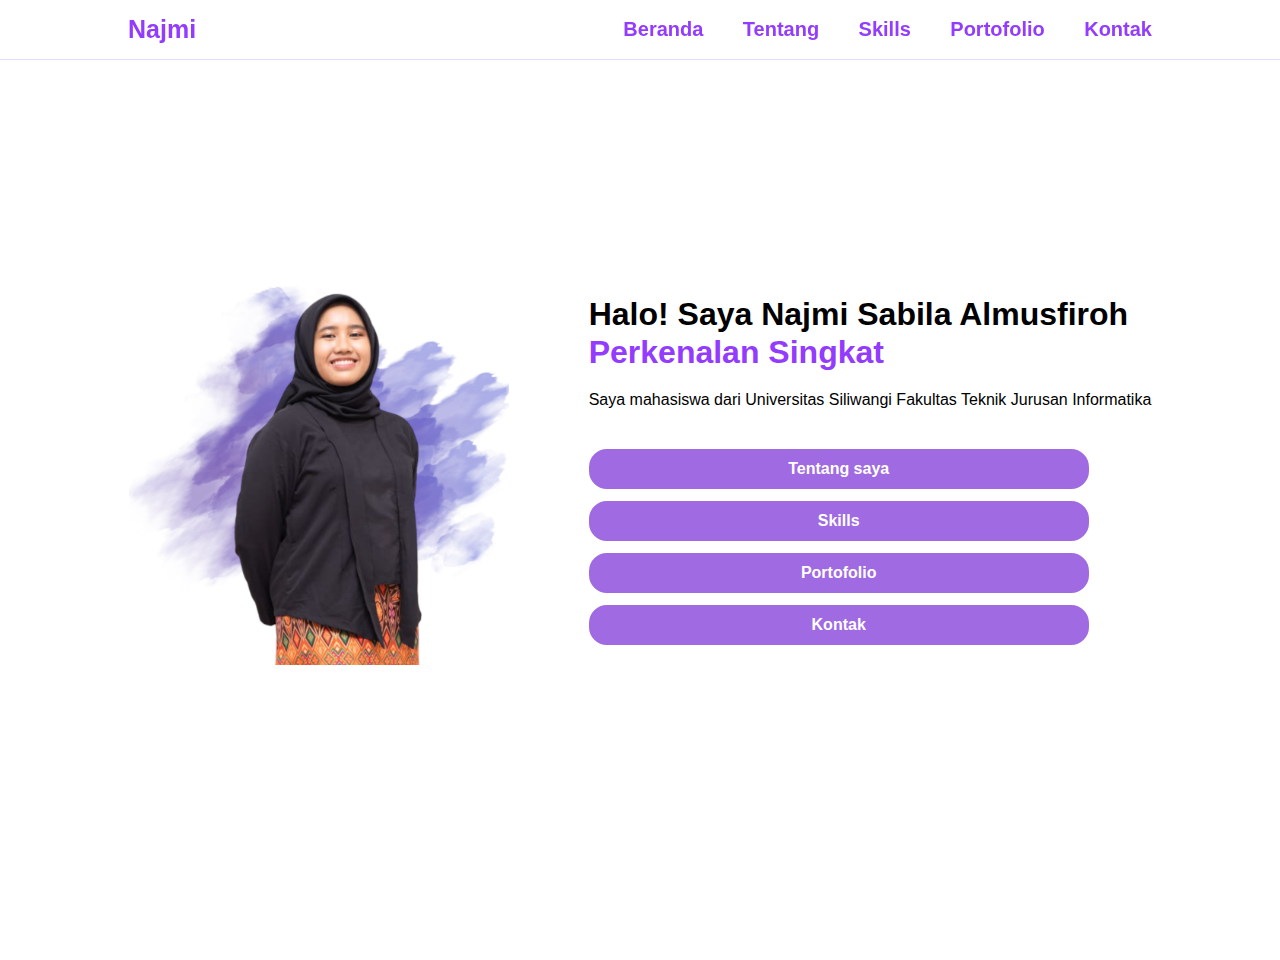
<file: index.html>
<!DOCTYPE html>
<html lang="id">
    <head>
        <meta charset="UTF-8">
        <title>Portofolio Najmi</title>
        <link rel="stylesheet" href="css/style.css">
        <link href='https://unpkg.com/boxicons@2.1.4/css/boxicons.min.css' rel='stylesheet'>
    </head>

    <body>
        <div class="page-content">
            <header class="top-bar">
            <h2 class="nama">Najmi</h2>

            <nav class="navbar">
                <a href="index.html" class="nav-link">Beranda</a>
                <a href="tentang.html" class="nav-link">Tentang</a>
                <a href="skills.html" class="nav-link">Skills</a>
                <a href="portofolio.html" class="nav-link">Portofolio</a>
                <a href="kontak.html" class="nav-link">Kontak</a>
            </nav>
        </header>
    
    <section class="beranda">
        <div class="isi-beranda">
            <h1>Halo! Saya Najmi Sabila Almusfiroh</h1>
            <h3>Perkenalan Singkat</h3>
            <p> Saya mahasiswa dari Universitas Siliwangi Fakultas Teknik Jurusan Informatika
            </p>

            <div class="btn-group">
                <a href=tentang.html>Tentang saya</a>
                <a href="skills.html">Skills</a>
                <a href="portofolio.html">Portofolio</a>
                <a href="kontak.html">Kontak</a> 
            </div>
        </div>

        <div class="foto-profil">
            <img src="assets/profile3.png"> 
        </div>  

    </section> 

        </div>
     
    <script src="js/script.js"></script>


    </body>
</html>
</file>
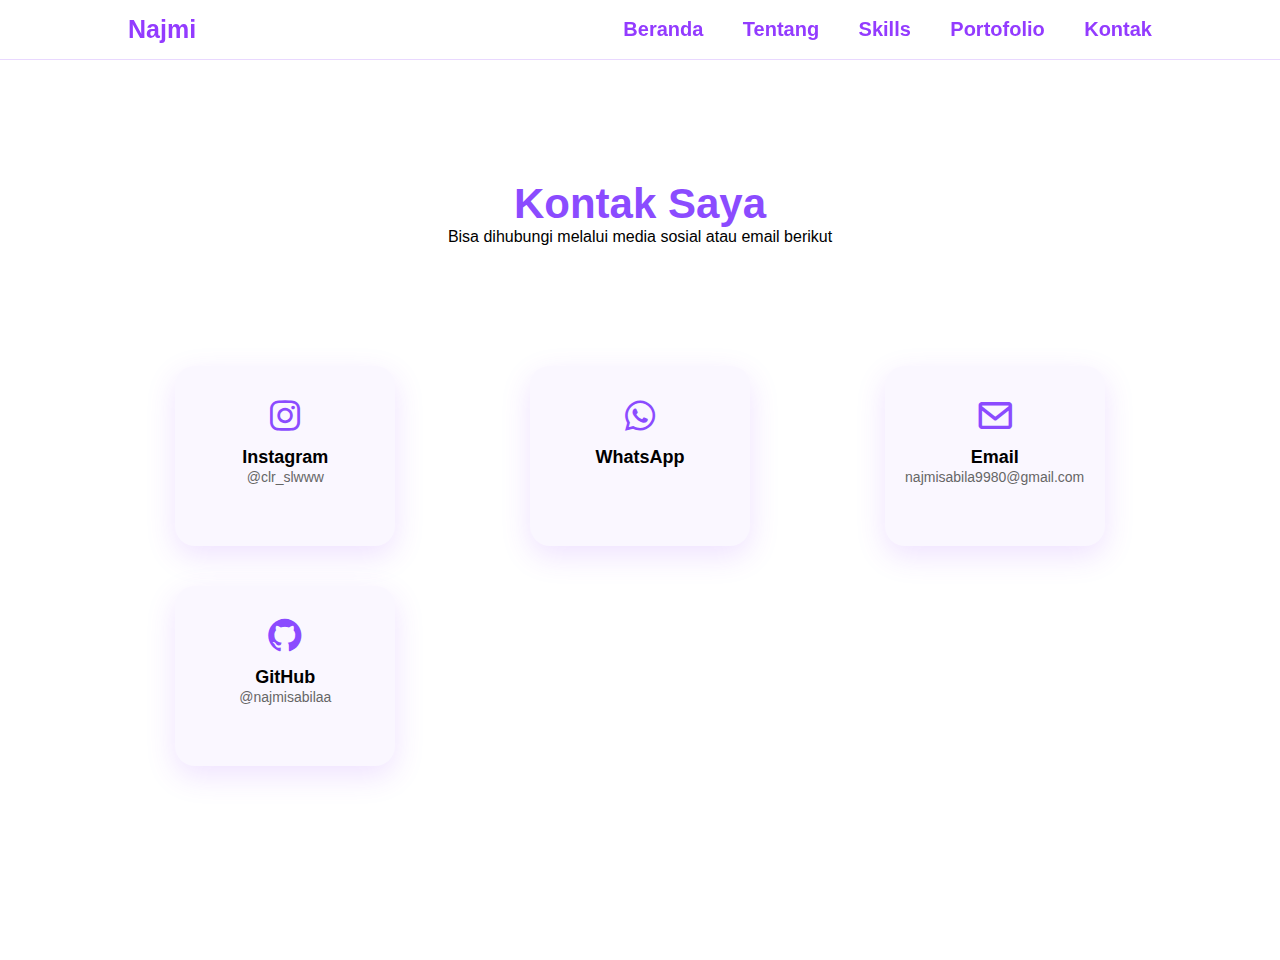
<file: kontak.html>
<!DOCTYPE html>
<html lang="id">
    <head>
        <meta charset="UTF-8">
        <title>Portofolio Najmi</title>
        <link rel="stylesheet" href="css/style.css">
        <link href='https://unpkg.com/boxicons@2.1.4/css/boxicons.min.css' rel='stylesheet'>
    </head>

    <body>
        <div class="page-content">
             <header class="top-bar">
            <h2 class="nama">Najmi</h2>

            <nav class="navbar">
                <a href="index.html" class="nav-link">Beranda</a>
                <a href="tentang.html" class="nav-link">Tentang</a>
                <a href="skills.html" class="nav-link">Skills</a>
                <a href="portofolio.html" class="nav-link">Portofolio</a>
                <a href="kontak.html" class="nav-link">Kontak</a>
            </nav>
        </header>

    <section class="kontak">
        <h1>Kontak Saya</h1>
        <p>Bisa dihubungi melalui media sosial atau email berikut</p>

        <div class="kontak-grid">

        <a href="https://instagram.com/clr_slwww"
        target="_blank"
        class="kartu-kontak">
        <i class='bx bxl-instagram'></i>
        <h3>Instagram</h3>
        <span>@clr_slwww</span>
    </a>

    <a href="https://wa.me/628120844976"
       target="_blank"
       class="kartu-kontak">
      <i class='bx bxl-whatsapp'></i>
      <h3>WhatsApp</h3>
    </a>

    <a href="mailto:najmisabila9980@gmail.com"
       class="kartu-kontak">
      <i class='bx bx-envelope'></i>
      <h3>Email</h3>
      <span>najmisabila9980@gmail.com</span>
    </a>

    <a href="https://github.com/najmisabilaa"
       class="kartu-kontak">
      <i class='bx bxl-github'></i>
      <h3>GitHub</h3>
      <span>@najmisabilaa</span>
    </a>

        </div>   
        </div>
    </section>

        </div>
        

    <script src="js/script.js"></script>



</body>
</html>
</file>
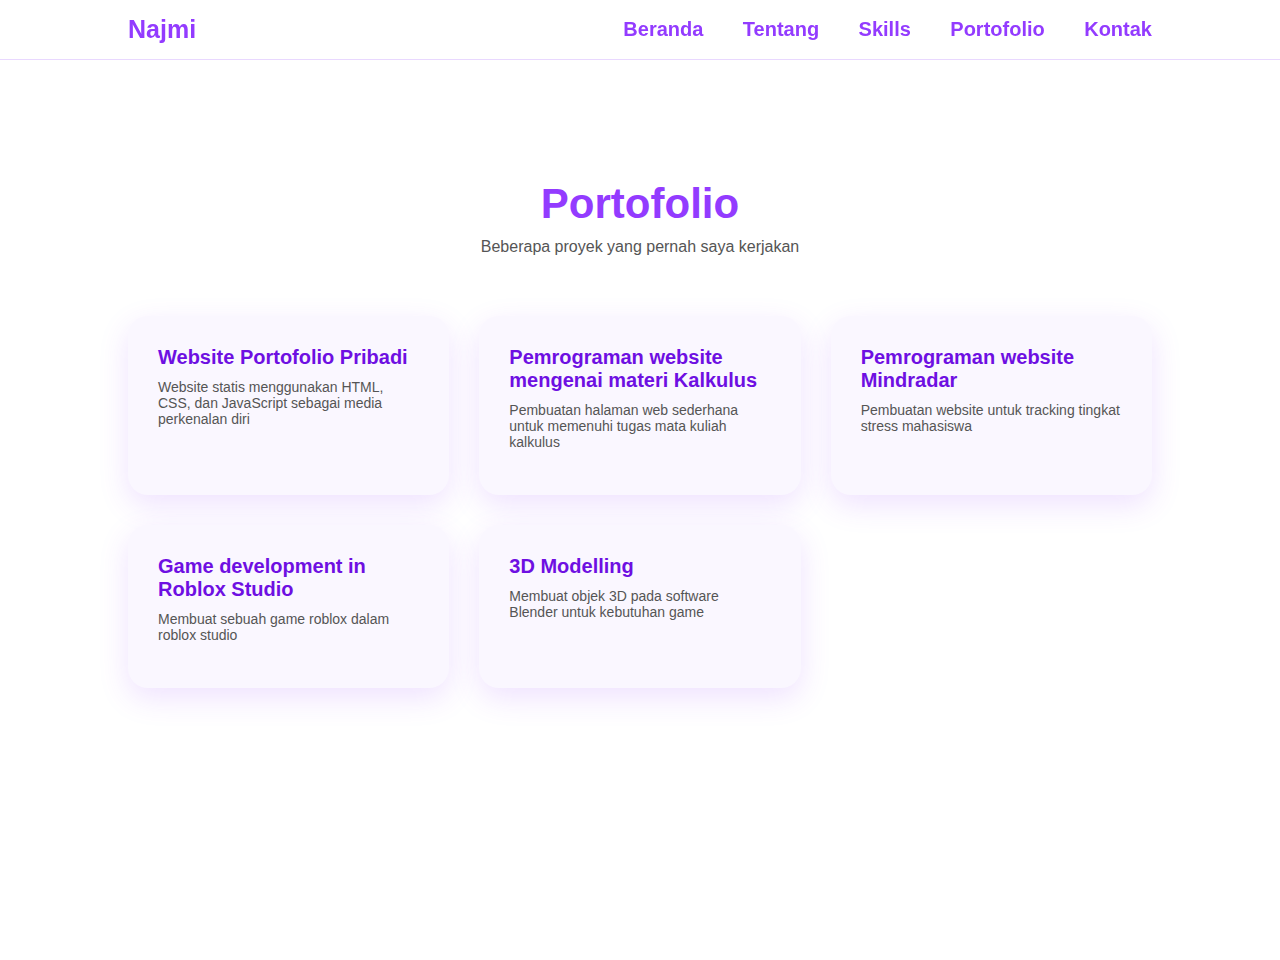
<file: portofolio.html>
<!DOCTYPE html>
<html lang="id">
    <head>
        <meta charset="UTF-8">
        <title>Portofolio Najmi</title>
        <link rel="stylesheet" href="css/style.css">
    </head>

    <body>
        <div class="page-content">
            <header class="top-bar">
            <h2 class="nama">Najmi</h2>

            <nav class="navbar">
                <a href="index.html" class="nav-link">Beranda</a>
                <a href="tentang.html" class="nav-link">Tentang</a>
                <a href="skills.html" class="nav-link">Skills</a>
                <a href="portofolio.html" class="nav-link">Portofolio</a>
                <a href="kontak.html" class="nav-link">Kontak</a>
            </nav>
        </header>

    <section class="portofolio">
        <h1>Portofolio</h1>
        <p>Beberapa proyek yang pernah saya kerjakan</p>

        <div class="proyek-grid">
            <div class="proyek-kartu">
                <h3>Website Portofolio Pribadi</h3>
                <p>
                    Website statis menggunakan HTML, CSS, dan JavaScript
                    sebagai media perkenalan diri
                </p>
            </div>

        <div class="proyek-kartu">
            <h3>Pemrograman website mengenai materi Kalkulus</h3>
            <p> 
                Pembuatan halaman web sederhana untuk memenuhi tugas mata kuliah kalkulus
            </p>
        </div>

        <div class="proyek-kartu">
            <h3>Pemrograman website Mindradar</h3>
            <p> 
                Pembuatan website untuk tracking tingkat stress mahasiswa
        </div>

        <div class="proyek-kartu">
            <h3>Game development in Roblox Studio</h3>
            <p> 
            Membuat sebuah game roblox dalam roblox studio
        </div>

        <div class="proyek-kartu">
            <h3>3D Modelling</h3>
            <p> 
           Membuat objek 3D pada software Blender untuk kebutuhan game
        </div>

    </section>


        </div>
         
    <script src="js/script.js"></script>

    
</body>
</html>
</file>
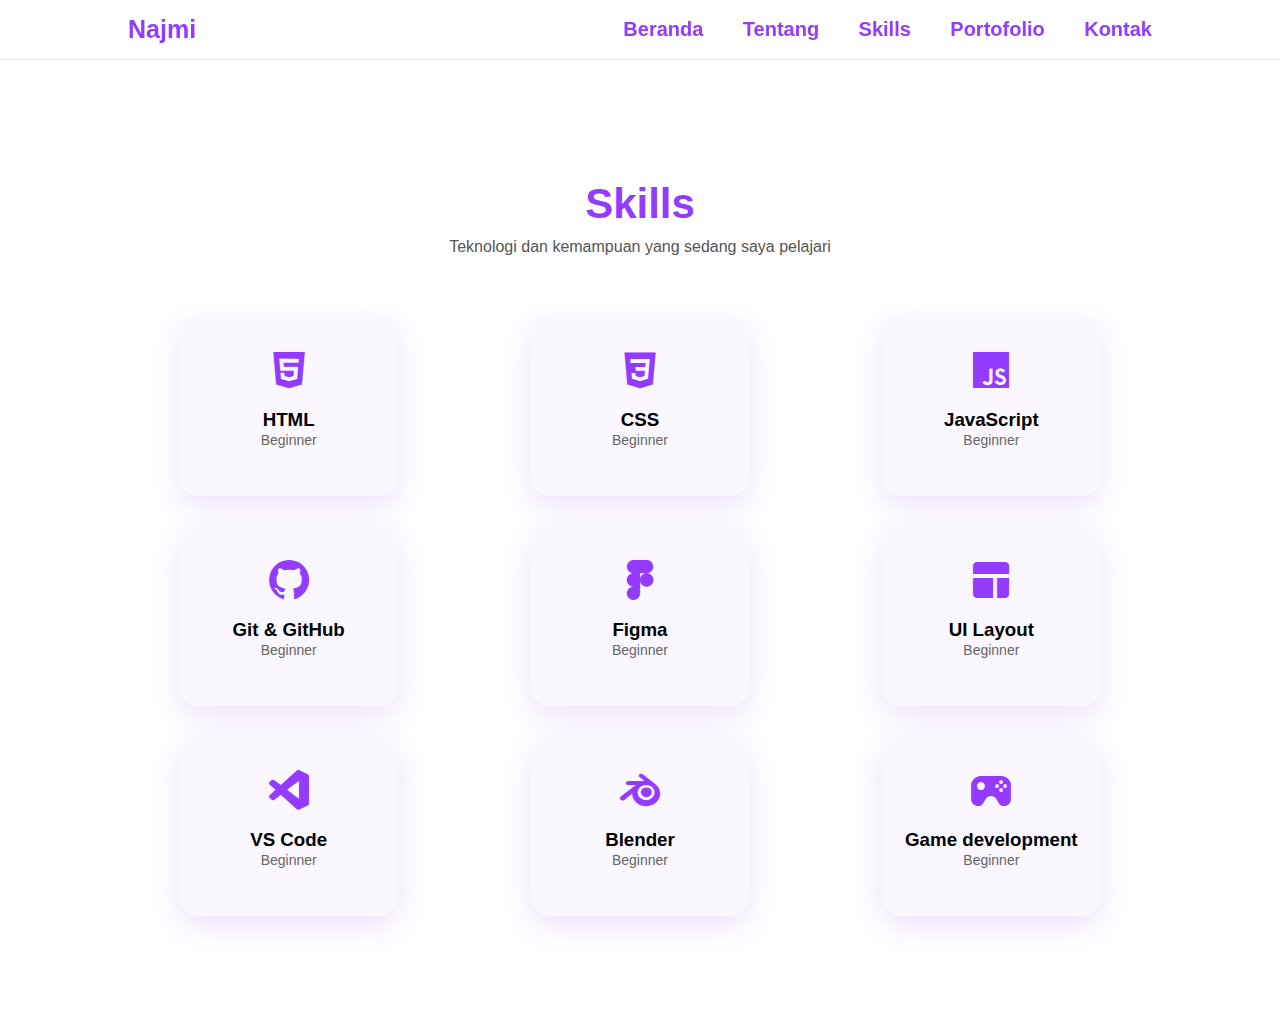
<file: skills.html>
<!DOCTYPE html>
<html lang="id">
    <head>
        <meta charset="UTF-8">
        <title>Portofolio Najmi</title>
        <link rel="stylesheet" href="css/style.css">
        <link href='https://unpkg.com/boxicons@2.1.4/css/boxicons.min.css' rel='stylesheet'>
        
    </head>

    <body>
        <div class="page-content">
            <header class="top-bar">
            <h2 class="nama">Najmi</h2>

            <nav class="navbar">
                <a href="index.html" class="nav-link">Beranda</a>
                <a href="tentang.html" class="nav-link">Tentang</a>
                <a href="skills.html" class="nav-link">Skills</a>
                <a href="portofolio.html" class="nav-link">Portofolio</a>
                <a href="kontak.html" class="nav-link">Kontak</a>
            </nav>
        </header>

  <section class="skills">
        <h1>Skills</h1>
        <p>Teknologi dan kemampuan yang sedang saya pelajari<p>
        
        <div class="skill-grid">
            <div class="kartu-skill">
            <i class='bx bxl-html5'></i>
            <h3>HTML</h3>
            <span>Beginner</span>
        </div>

        <div class="kartu-skill">
            <i class='bx bxl-css3'></i>
            <h3>CSS</h3>
            <span>Beginner</span>
        </div>

        <div class="kartu-skill">
            <i class='bx bxl-javascript'></i>
            <h3>JavaScript</h3>
            <span>Beginner</span>
        </div>

        <div class="kartu-skill">
            <i class='bx bxl-github'></i>
            <h3>Git & GitHub</h3>
            <span>Beginner</span>
        </div>

        <div class="kartu-skill">
            <i class='bx bxl-figma'></i>
            <h3>Figma</h3>
            <span>Beginner</span>
        </div>

        <div class="kartu-skill">
            <i class='bx bxs-layout'></i>
            <h3>UI Layout</h3>
            <span>Beginner</span>
        </div>

         <div class="kartu-skill">
            <i class='bx bxl-visual-studio'></i>
            <h3>VS Code</h3>
            <span>Beginner</span>
        </div>

         <div class="kartu-skill">
            <i class='bx bxl-blender'></i>
            <h3>Blender</h3>
            <span>Beginner</span>
        </div>

        <div class="kartu-skill">
            <i class='bx bxs-joystick'></i>
            <h3>Game development</h3>
            <span>Beginner</span>
        </div>

        </div>
    </section>


        </div>
         
    <script src="js/script.js"></script>

    
</body>
</html>
</file>
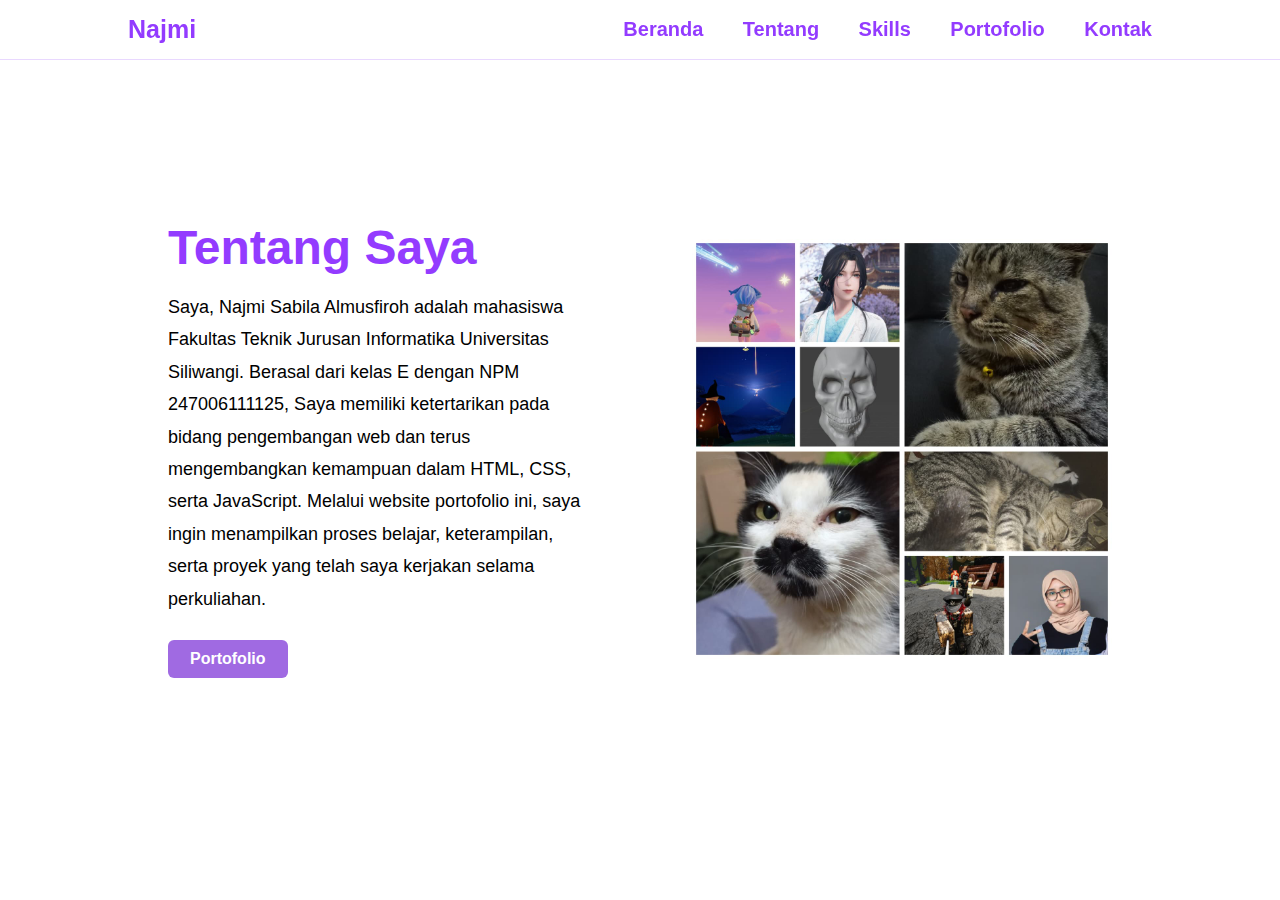
<file: tentang.html>
<!DOCTYPE html>
<html lang="id">
    <head>
        <meta charset="UTF-8">
        <title>Portofolio Najmi</title>
        <link rel="stylesheet" href="css/style.css">
    </head>
    
    <body>
            <header class="top-bar">
            <h2 class="nama">Najmi</h2>

            <nav class="navbar">
                <a href="index.html" class="nav-link">Beranda</a>
                <a href="tentang.html" class="nav-link">Tentang</a>
                <a href="skills.html" class="nav-link">Skills</a>
                <a href="portofolio.html" class="nav-link">Portofolio</a>
                <a href="kontak.html" class="nav-link">Kontak</a>
            </nav>
        </header>

        <div class="page-content">

             <section class="tentang">
        <div class="isi-tentang">
            <h1>Tentang Saya</h1>
            <p class="teks-tentang">Saya, Najmi Sabila Almusfiroh adalah mahasiswa Fakultas Teknik Jurusan Informatika Universitas Siliwangi. Berasal dari kelas E dengan NPM 247006111125, 
                Saya memiliki ketertarikan pada bidang pengembangan web dan terus mengembangkan kemampuan dalam HTML, CSS, serta JavaScript. Melalui website portofolio ini, saya ingin menampilkan proses belajar, 
                keterampilan, serta proyek yang telah saya kerjakan selama perkuliahan.</p>
            <a href="portofolio.html" class="about-btn">Portofolio</a>

        </div>

        <div class="about-img">
            <img src="assets/tentang-saya.jpeg">
        </div>
        
    </section>

        </div>
   
    <script src="js/script.js"></script>
 
</body>
</html>
</file>
<file: css/style.css>
* {
    margin: 0;
    padding: 0;
    box-sizing: border-box;
    font-family: 'Poppins', sans-serif;
}

body {
    background: rgb(255, 255, 255);
}

.top-bar {
    position: sticky;
    top: 0;
    left: 0;
    width: 100%;
    padding: 15px 10%;
    display: flex;
    justify-content: space-between;
    align-items: center;
    z-index: 100;
    background: rgba(255, 255, 255, 0.7);
    backdrop-filter: blur(14px);
    -webkit-backdrop-filter: blur(14px);
    border-bottom: 1px solid rgba(147, 59, 255, 0.2);
}

.tentang h1, 
.skills h1,
.portofolio h1,
.kontak h1 {
    padding:-100px;
}

.nama {
    position: relative;
    font-size: 25px;
    color: #933bff;
    text-decoration: none;
    font-weight: 700;
}

.nama::before {
    position: absolute;
    top: 0;
    right: 0;
    width: 100%;
    height: 100%;
}

.navbar a {
    font-size: 20px;
    color: #933bff;
    text-decoration: none;
    font-weight: 750;
    margin-left: 35px;
}

.navbar a:hover,
.navbar a.ber-aktif {
    color: #35008b;
}

.beranda {
   display: flex;
   align-items: center;
   justify-content: center;
   gap: 80px;
   min-height: 100vh;
   height: 100vh;
   padding: 80px 10% 0; 
}

.isi-beranda {
    order: 2;
    max-width: 100%;
    transform: translateY(-80px);
}

.isi-beranda h1{
    font-size: px;
    font-weight: 700;
    line-height: 1.2;
}

.isi-beranda h3 {
    font-size: 32px;
    font-weight: 700px;
    color: #933bff;
}

.isi-beranda p {
    font-size: 16px;
    margin: 20px 0 40px;
}

.isi-beranda .btn-group {
    display: flex;
    flex-direction: column;
   justify-content: space-between;
   gap: 12px;
   margin-top: 30px;
   width: fit-content;
   background: transparent;
}

.btn-group a {
    height: 40px;
    width: 500px;
    position: relative;
    display: flex;
    justify-content: center;
    align-items: center;
    padding: 0px 28px;
    border: 2px solid #a06ae2;
    border-radius: 18px;
    background: #a06ae2;
    color: white;
    font-size: 16px;
    font-weight: 600;
    text-decoration: none;
    transition: 0.2s ease; 
    z-index: 1;
    overflow: hidden;
}

.btn-group a::before {
    content: '';
    position: absolute;
    top: 0;
    left: 0;
    width: 0;
    height: 100%;
    background: rgb(110, 15, 226);
    border-radius: 1px;
    z-index: -1;
    transition: .5s;
}

.btn-group a:hover:before {
    width: 100%;
}

.social {
    position: absolute;
    bottom: 30px;
    left: 10%;
    width: 170px;
    display: flex;
    justify-content: space-between;
}

.social a::before {
    content: '';
    position: absolute;
    top: 0;
    left: 0;
    width: 0;
    height: 100%;
    background: rgb(171, 135, 233); 
    z-index: -1;
    transition: .5s;
}

.social a:hover::before {
    width: 100%;

}

.foto-beranda {
    order: -1;
    position: relative;
    width: 360px;
    height: 360px;
    border-radius: 50%;
    border: 6px solid #933bff;
    display: flex;
    justify-content: center;
    align-items: center;
    overflow: hidden;
    box-shadow: 0 0 60px rgba(147, 59, 255, 0.25);
    transform: translateY(-80px);
}

.foto-beranda img{
   width: 100%;
   height: 100%;
   object-fit: cover;
}

.bg-foto {
    position: absolute;
    width: 340px;
    height: 340px;
    border-radius: 50%;
    background: radial-gradient(circle at top, #caa9ff, transparent 70%);
    z-index: -1;
}

.halaman-isi {
    max-width: 800px;
    margin: 140px auto 0;
    padding: 0 10%;
}

.halaman-isi h1 {
    font-size: 40px;
    margin-bottom: 20px;
    color: #35008b;
}

.halaman-isi p {
    font-size: 18px;
    line-height: 1.7;
}

/* TENTANG SAYA */
.tentang {
    max-width: 1200px;
    margin: 160px auto 0;
    padding: 0 10%;
    display: flex;
    align-items: center;
    gap: 100px;
}

.isi-tentang {
    flex: 1;
}

.isi-tentang h1 {
    font-size: 48px;
    color: #933bff;
    margin-bottom: 16px;
}

.teks-tentang .teks-tentang {
    color: #933bff;
    font-weight: 600;
    margin-bottom: 20px;
}

.isi-tentang p {
    font-size: 18px;
    line-height: 1.8;
    margin-bottom: 25px;
    max-width: 500px;
}

.about-btn {
    display: inline-block;
    padding: 10px 22px;
    background: #a06ae2;
    color: #fff;
    text-decoration: none;
    border-radius: 6px;
    font-weight: 600;
}

.about-btn:hover {
    background: rgb(110, 15, 226);
}

.about-img {
    flex: 1;
    display: flex;
    justify-content: flex-end;
}

.about-img img {
    width: 420px;
    border-radius: 14px;
    object-fit: cover;
    box-shadow: 0 20px 40px rgba(0,0,0,0.)
}

/* PORTOFOLIO */
.portofolio {
    min-height: 100vh;
    padding: 120px 10%;
    background: #fff;
    text-align: center;
}

.portofolio h1 {
    font-size: 42px;
    color: #933bff;
    margin-bottom: 10px;
}

.portofolio p {
    font-size: 16px;
    color: #555;
    margin-bottom: 60px;
}

.proyek-grid {
    display: grid;
    grid-template-columns: repeat(3, 1fr);
    gap: 30px;
}

.proyek-kartu {
    background: #faf7ff;
    padding: 30px;
    border-radius: 20px;
    text-align: left;
    box-shadow: 0 10px 30px rgba(147, 59, 255, 0.15);
    transition: 0.3s ease;
}

.proyek-kartu:hover {
    transform: translateY(-10px);
}

.proyek-kartu h3 {
    font-size: 20px;
    color: rgb(110, 15, 226);
    margin-bottom: 10px;
}

.proyek-kartu p {
    font-size: 14px;
    color: #555;
    margin-bottom: 15px;
}

.proyek-kartu span {
    display: inline-block;
    padding: 6px 14px;
    border-radius: 999px;
    background: #933bff;
    color: #fff;
    font-size: 12px;
    font-weight: 600;
}

/* SKILLS */

.skills {
   min-height: 100vh;
   padding: 120px 10%;
   background: #fff;
   text-align: center;
}

.skills h1 {
   font-size: 42px;
   color: #933bff;
   margin-bottom: 10px;
}

.skills p {
  font-size: 16px;
  color: #555;
  margin-bottom: 60px;  
}

.skill-grid {
    display: grid;
    grid-template-columns: repeat(3, 1fr);
    gap: 30px;
    justify-items: center;
}

.kartu-skill {
    width: 220px;
    height: 180px;
    background: #faf7ff;
    padding: 30px 20px;
    border-radius: 20px;
    box-shadow: 0 10px 30px rgba(147, 59, 255, 0.15);
    transition: 0.3s ease;
    text-align: center;
}

.kartu-skill:hover {
    transform: translateY(-8px);
}

.kartu-skill i {
    font-size: 48px;
    color:#933bff;
    margin-bottom: 15px;
}

.skartu-skill h3 {
    font-size: 18px;
    color: rgb(110, 15, 226);
    margin-bottom: 6px;
}

.kartu-skill span {
    font-size: 14px;
    color: #666;
}

/* KONTAK */
.kontak {
    min-height: 100vh;
    padding: 120px 10%;
    background: #fff;
    text-align: center;
}
.kontak h1 {
    color:#8b4bff; 
    font-size: 42px;
}
.kontak-grid {
    display: grid;
    grid-template-columns: repeat(3, 1fr);
    gap: 40px;
    justify-content: center;
    justify-items: center;
    margin-top: 120px; 
}

.kartu-kontak {
    width: 220px;
    height: 180px;
    background: #faf7ff;
    padding: 30px 20px;
    border-radius: 20px;
    box-shadow: 0 10px 30px rgba(147, 59, 255, 0.15);
    transition: 0.3s ease;
    text-align: center;
     text-decoration: none;   
    color: inherit;
}

.kartu-kontak:hover {
    transform: translateY(-10px);
    box-shadow: 0 30px 60px rgba(138, 75, 255, 0.25);
}

.kartu-kontak i {
    font-size: 40px;
    color: #8b4bff;
}

.kartu-kontak h3 {
    margin-top: 10px;
    font-size: 18px;
}

.kartu-kontak span {
    font-size: 14px;
    color: #666;
    word-break: break-all; 
}

.kartu-kontak:hover {
    transform: transalteY(-10px);
    box-shadow: 0 30px 60px rgba(138, 75, 255, 0.25);
}

/* FOTO PROFIL */
.foto-profil {
    margin-top: -170px;
    order: 1;
    width: 380px;
    height: auto;
    display: flex;
    justify-content: center;
    align-items: center;
}

.foto-profil img {
    margin-top: -170px;
    width: 100%;
    height: auto;
}

/* PINDAH HALAMAN JS */
.page-content {
    opacity: 0;
    transform: translateX(40px);
    transition: opacity 0.4s ease, transform 0.4s ease;
}

.page-content.show {
    opacity: 1;
    transform: translateX(0);
}

.page-content.hide {
    opacity: 0;
    transform: translateX(-40px);
}
</file>
